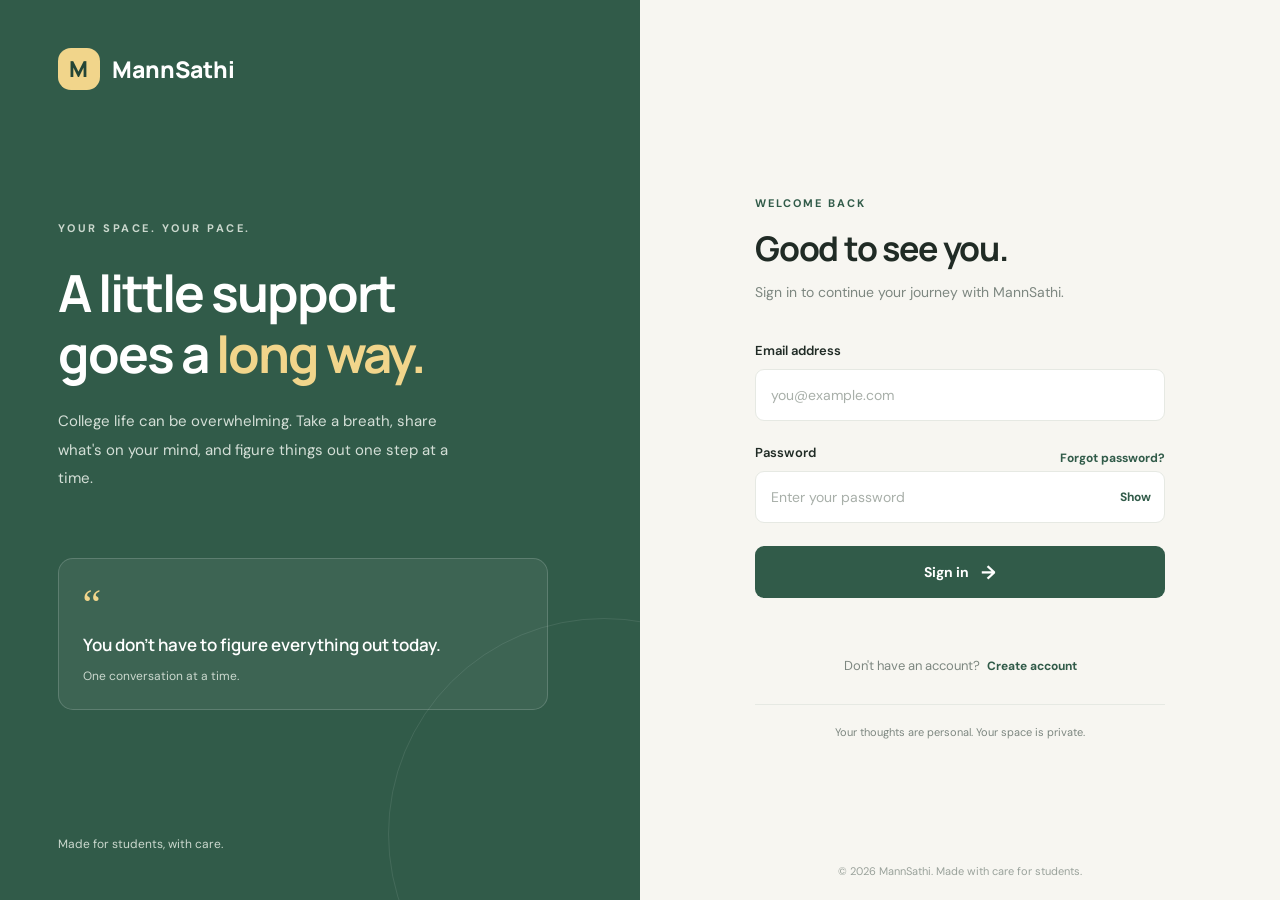
<file: MannSathi/index.html>
<!DOCTYPE html>
<html lang="en">
<head>
    <meta charset="UTF-8">
    <meta name="viewport" content="width=device-width, initial-scale=1.0">
    <meta name="theme-color" content="#f7f6f1">

    <title>Sign in | MannSathi</title>

    <link rel="preconnect" href="https://fonts.googleapis.com">
    <link rel="preconnect" href="https://fonts.gstatic.com" crossorigin>
    <link href="https://fonts.googleapis.com/css2?family=DM+Sans:wght@400;500;600;700&family=Manrope:wght@400;500;600;700;800&display=swap" rel="stylesheet">

    <link rel="stylesheet" href="css/login.css">
</head>

<body>

    <main class="auth-container">

        <!-- Left branding section -->
        <section class="brand-section">

            <a href="index.html" class="brand">
                <div class="brand-icon">M</div>
                <span>MannSathi</span>
            </a>

            <div class="brand-content">
                <span class="eyebrow">YOUR SPACE. YOUR PACE.</span>

                <h1>A little support<br>goes a <span>long way.</span></h1>

                <p>
                    College life can be overwhelming.
                    Take a breath, share what's on your mind,
                    and figure things out one step at a time.
                </p>

                <div class="quote-card">
                    <div class="quote-mark">“</div>
                    <p>You don't have to figure everything out today.</p>
                    <span>One conversation at a time.</span>
                </div>
            </div>

            <div class="brand-footer">
                Made for students, with care.
            </div>

        </section>


        <!-- Right login section -->
        <section class="form-section">

            <div class="mobile-brand">
                <div class="brand-icon">M</div>
                <span>MannSathi</span>
            </div>

            <div class="login-card">

                <div class="form-heading">
                    <span class="welcome-label">WELCOME BACK</span>
                    <h2>Good to see you.</h2>
                    <p>Sign in to continue your journey with MannSathi.</p>
                </div>


                <form id="login-form">

                    <div class="form-group">
                        <label for="email">Email address</label>

                        <input
                            type="email"
                            id="email"
                            placeholder="you@example.com"
                            autocomplete="email"
                            required
                        >
                    </div>


                    <div class="form-group">
                        <div class="password-label">
                            <label for="password">Password</label>

                            <a href="#" id="forgot-password">
                                Forgot password?
                            </a>
                        </div>

                        <div class="password-wrapper">
                            <input
                                type="password"
                                id="password"
                                placeholder="Enter your password"
                                autocomplete="current-password"
                                required
                            >

                            <button
                                type="button"
                                id="toggle-password"
                                class="toggle-password"
                                aria-label="Show password"
                            >
                                Show
                            </button>
                        </div>
                    </div>


                    <button type="submit" class="login-button">
                        Sign in
                        <span>→</span>
                    </button>

                    <p id="form-message" class="form-message" role="status"></p>

                </form>


                <div class="signup-link">
                    Don't have an account?
                    <a href="signup.html">Create account</a>
                </div>

                <div class="form-divider"></div>

                <p class="privacy-note">
                    Your thoughts are personal. Your space is private.
                </p>

            </div>

            <div class="form-footer">
                © 2026 MannSathi. Made with care for students.
            </div>

        </section>

    </main>

    <script src="js/login.js"></script>

</body>
</html>
</file>
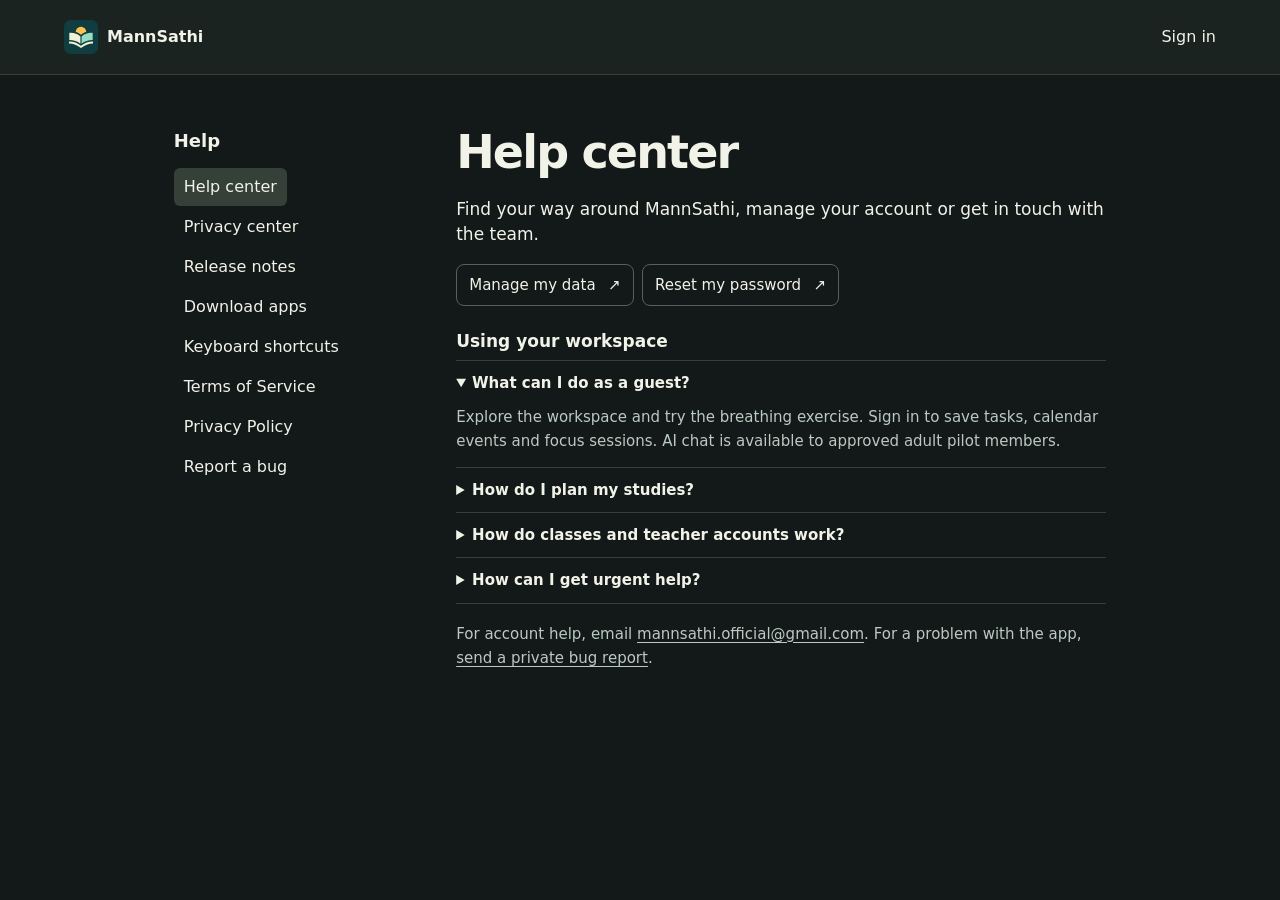
<file: help.html>
<!doctype html>
<html lang="en"><head>
  <meta charset="utf-8"><meta name="viewport" content="width=device-width, initial-scale=1"><meta name="theme-color" content="#103e40">
  <meta name="description" content="Account help, privacy choices, terms and private bug reports for MannSathi.">
  <title>Help center | MannSathi</title><link rel="icon" href="images/mannsathi-icon.svg"><script src="js/theme.js"></script><link rel="stylesheet" href="css/modules/help.css">
</head><body class="help-page">
<a class="skip-help" href="#help-main">Skip to help content</a>
<header class="help-top"><a href="index.html" class="help-brand"><img src="images/mannsathi-icon.svg" alt="" width="34" height="34">MannSathi</a><a href="index.html">Sign in</a></header>
<main class="help-layout" id="help-main"><nav class="help-index" aria-label="Help topics"><h1>Help</h1><a href="#help-center" data-help-topic="help-center">Help center</a><a href="#privacy-center" data-help-topic="privacy-center">Privacy center</a><a href="#release-notes" data-help-topic="release-notes">Release notes</a><a href="#download-apps" data-help-topic="download-apps">Download apps</a><a href="#keyboard-shortcuts" data-help-topic="keyboard-shortcuts">Keyboard shortcuts</a><a href="#terms" data-help-topic="terms">Terms of Service</a><a href="#privacy-policy" data-help-topic="privacy-policy">Privacy Policy</a><a href="#report-a-bug" data-help-topic="report-a-bug">Report a bug</a></nav>
<div class="help-body">      <section class="help-article" id="help-center" aria-labelledby="title-help-center"><h2 id="title-help-center" tabindex="-1">Help center</h2>
<p class="help-lead">Find your way around MannSathi, manage your account or get in touch with the team.</p>
<div class="help-quick"><a href="#privacy-center" data-help-topic="privacy-center">Manage my data <span aria-hidden="true">↗</span></a><a href="recover.html">Reset my password <span aria-hidden="true">↗</span></a></div>
<h3>Using your workspace</h3>
<details open><summary>What can I do as a guest?</summary><p>Explore the workspace and try the breathing exercise. Sign in to save tasks, calendar events and focus sessions. AI chat is available to approved adult pilot members.</p></details>
<details><summary>How do I plan my studies?</summary><p>Open Tasks to add work and due dates, Calendar to schedule events, and Focus Room to start a timed study session. The Dashboard shows the progress saved to your account.</p></details>
<details><summary>How do classes and teacher accounts work?</summary><p>Students can request class enrollment under Settings → Student details. Teachers review requests in Notifications. Teachers use the teacher sign-in page after their college provisions access.</p></details>
<details><summary>How can I get urgent help?</summary><p>For immediate danger in India, call <a href="tel:112">112</a>. Elsewhere, call your local emergency number. Contact a trusted person who can stay with you.</p></details>
<p>For account help, email <a href="mailto:mannsathi.official@gmail.com">mannsathi.official@gmail.com</a>. For a problem with the app, <a href="#report-a-bug" data-help-topic="report-a-bug">send a private bug report</a>.</p>
      </section>
      <section class="help-article" id="privacy-center" aria-labelledby="title-privacy-center"><h2 id="title-privacy-center" tabindex="-1">Privacy center</h2>
<p class="help-lead">Choose what you share, clear conversations from this device or contact the team about your account.</p>
<h3>Chat on this device</h3><p>New conversations last for the current page session. Older signed-in chats saved by a previous version can be opened or erased from Settings → Appearance. Clearing browser history here changes the local copy.</p>
<button type="button" class="help-secondary" data-chat-controls hidden>Open chat history controls</button>
<h3>Ask about your information</h3><p>Use this private form to request access, a correction or deletion. You can also write directly to <a href="mailto:mannsathi.official@gmail.com">mannsathi.official@gmail.com</a>. <a href="#privacy-policy" data-help-topic="privacy-policy">Read the Privacy Policy</a> for storage and retention details.</p><noscript><p>Email mannsathi.official@gmail.com to send your request with JavaScript turned off.</p></noscript><form class="help-form" method="post" action="/api/support" data-support-kind="privacy">
  <label for="privacy-email">Reply email</label><input id="privacy-email" type="email" name="email" autocomplete="email" maxlength="254" required>
  <label for="privacy-detail">What would you like us to do?</label><textarea id="privacy-detail" name="detail" required minlength="10" maxlength="2000" rows="4" aria-describedby="privacy-hint"></textarea>
  <p class="field-help" id="privacy-hint">For access, correction or deletion, describe the account information involved. We’ll verify ownership before acting. Leave out passwords, verification codes, chat transcripts and other students’ information.</p>
  <button type="submit" class="help-primary">Send privacy request</button>
  <p class="help-form-status" role="status" aria-live="polite"></p>
</form>
      </section>
      <section class="help-article" id="release-notes" aria-labelledby="title-release-notes"><h2 id="title-release-notes" tabindex="-1">Release notes</h2>
<p class="help-lead">Workspace launch update</p><p>27 November 2026</p>
<ul><li>Open Help from the account menu for private support, privacy controls and keyboard shortcuts.</li><li>Student and teacher accounts can choose a new password through an emailed recovery link.</li><li>Chat suggestions open a draft. New conversations stay in the current page session, and eligible members see which service processes their messages.</li><li>AI administration requires an authenticator verification step before opening reports.</li></ul>
      </section>
      <section class="help-article" id="download-apps" aria-labelledby="title-download-apps"><h2 id="title-download-apps" tabindex="-1">Download apps</h2>
<div class="download-notice"><h3>Coming soon</h3><p>For now, use MannSathi in your browser on your phone or computer.</p></div>
      </section>
      <section class="help-article" id="keyboard-shortcuts" aria-labelledby="title-keyboard-shortcuts"><h2 id="title-keyboard-shortcuts" tabindex="-1">Keyboard shortcuts</h2>
<p class="help-lead">Use Ctrl on Windows and Linux, or ⌘ on Mac.</p>
<dl class="help-keys"><div><dt>Show keyboard shortcuts</dt><dd><kbd>Ctrl / ⌘</kbd> <kbd>/</kbd></dd></div><div><dt>Start a new chat</dt><dd><kbd>Ctrl / ⌘</kbd> <kbd>K</kbd></dd></div><div><dt>Send a chat message</dt><dd><kbd>Enter</kbd></dd></div><div><dt>Add a line in a message</dt><dd><kbd>Shift</kbd> <kbd>Enter</kbd></dd></div><div><dt>Move through a menu</dt><dd><kbd>↑</kbd> <kbd>↓</kbd></dd></div><div><dt>Open or leave the Help submenu</dt><dd><kbd>→</kbd> <kbd>←</kbd></dd></div><div><dt>Close a menu or dialog</dt><dd><kbd>Esc</kbd></dd></div></dl>
      </section>
      <section class="help-article" id="terms" aria-labelledby="title-terms"><h2 id="title-terms" tabindex="-1">Terms of Service</h2>
<p class="help-lead">Terms for using the MannSathi study workspace</p><p>Effective 27 November 2026</p>
<h3>Using the service</h3><p>MannSathi provides study planning, class assignments, focus tools and an optional AI study companion. Use your own account, protect its credentials and respect the privacy of classmates. Teachers may manage only the classes assigned to them.</p>
<h3>AI chat eligibility</h3><p>AI chat is available only to approved participants aged 18 or older in the adult pilot. Check important answers, coursework and deadlines against reliable sources. Use qualified professionals for medical advice and local emergency services for immediate danger.</p>
<h3>Responsible use</h3><p>Share material you have permission to use. Keep passwords, confidential records and other people’s personal details out of prompts. Harassment, impersonation, unauthorized access and attempts to interfere with other users are prohibited. Access may be limited to protect people or service availability.</p>
<h3>Account questions and changes</h3><p>You can stop using MannSathi at any time and request account deletion through the <a href="#privacy-center" data-help-topic="privacy-center">Privacy center</a>. Updated terms will be published here with an effective date. Contact <a href="mailto:mannsathi.official@gmail.com">mannsathi.official@gmail.com</a> with questions.</p>
      </section>
      <section class="help-article" id="privacy-policy" aria-labelledby="title-privacy-policy"><h2 id="title-privacy-policy" tabindex="-1">Privacy Policy</h2>
<p class="help-lead">What MannSathi processes and who can see it</p><p>Effective 27 November 2026 · Contact <a href="mailto:mannsathi.official@gmail.com">mannsathi.official@gmail.com</a></p>
<h3>Accounts, classwork and roles</h3><p>Supabase processes sign-in, email verification and password recovery. MannSathi stores your name, account email and the study data you choose to save, including tasks, calendar events, subjects and focus sessions. When you request enrollment, teachers assigned to that class can see your name, roll number, email, class and division. Teachers can review progress on the work they assign.</p>
<h3>Messages and Gemini</h3><p>When an approved adult pilot member sends a message, MannSathi sends up to 12 recent messages to Google Gemini for token counting and, when allowed, reply generation. Google may receive the text even if the measured request exceeds an allowance. New chats stay in page memory. Previous versions may have saved older conversations on this device. Use Settings → Appearance to manage them.</p>
<p>The pilot requires the operator to confirm a paid Gemini API project. Google’s paid-service terms describe limited logging for safety and legal purposes. <a href="https://ai.google.dev/gemini-api/terms#data-use-paid">Google’s Gemini data terms</a></p>
<h3>Usage and access records</h3><p>AI administrators can see account-linked request times, model, token counts, outcomes and approved class details. The usage ledger has no columns for prompts or replies. The retention schedule covers 366 UTC calendar days of request and AI audit records, 30 days of quota observations and 24 calendar months of monthly totals and billing snapshots. Administrators operate the scheduled cleanup.</p>
<h3>Support and deletion</h3><p>The private support inbox stores the details you submit, your optional bug-report email or required privacy-request email, and a short-lived pseudonymous rate-limit identifier. Support requests are scheduled for removal after 90 days. Email sent directly to support also reaches the support mailbox. The team uses these details to respond and verify requests.</p><p>Ask for access, correction or deletion through the <a href="#privacy-center" data-help-topic="privacy-center">Privacy center</a> or email <a href="mailto:mannsathi.official@gmail.com">mannsathi.official@gmail.com</a>. Clearing a chat on your device affects its local copy. When handling a verified deletion request, the team reviews account data, usage records, exports and any applicable retention obligations.</p>
<h3>Service providers</h3><p>Vercel hosts MannSathi, Supabase provides account and database services, and Google processes eligible chat requests. Some pages load the DM Sans typeface from Google Fonts, which receives the network request for the font. Hosting and authentication providers may process network and security logs to operate the service.</p>
      </section>
      <section class="help-article" id="report-a-bug" aria-labelledby="title-report-a-bug"><h2 id="title-report-a-bug" tabindex="-1">Report a bug</h2>
<p class="help-lead">Send a private report to the MannSathi team.</p><noscript><p>Email mannsathi.official@gmail.com to send your request with JavaScript turned off.</p></noscript><form class="help-form" method="post" action="/api/support" data-support-kind="bug">
  <label for="bug-email">Reply email (optional)</label><input id="bug-email" type="email" name="email" autocomplete="email" maxlength="254">
  <label for="bug-detail">What happened?</label><textarea id="bug-detail" name="detail" required minlength="10" maxlength="2000" rows="4" aria-describedby="bug-hint"></textarea>
  <p class="field-help" id="bug-hint">Tell us which screen you used, what you expected and what you saw. Leave out passwords, verification codes, chat transcripts and other students’ information.</p>
  <button type="submit" class="help-primary">Send bug report</button>
  <p class="help-form-status" role="status" aria-live="polite"></p>
</form><p>Prefer email? Write to <a href="mailto:mannsathi.official@gmail.com">mannsathi.official@gmail.com</a>.</p>
      </section></div></main>
<script src="js/help.js"></script></body></html>
</file>
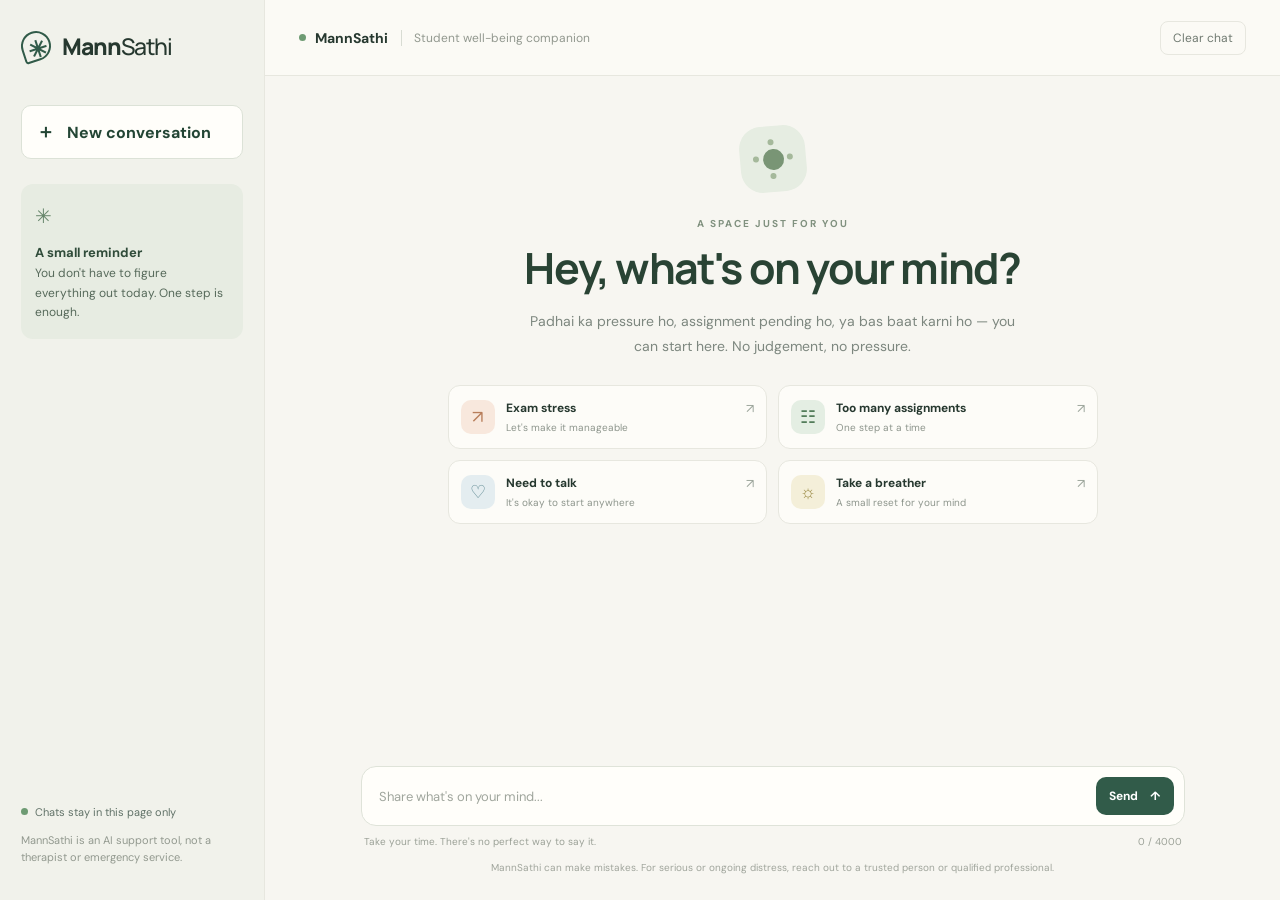
<file: MannSathi/app.html>
<!DOCTYPE html>
<html lang="en">
<head>
  <meta charset="UTF-8">
  <meta name="viewport" content="width=device-width, initial-scale=1.0">
  <meta name="theme-color" content="#f7f6f1">
  <meta name="description" content="MannSathi — a supportive AI companion for students.">
  <title>MannSathi — Your Student Well-being Companion</title>

  <link rel="preconnect" href="https://fonts.googleapis.com">
  <link rel="preconnect" href="https://fonts.gstatic.com" crossorigin>
  <link href="https://fonts.googleapis.com/css2?family=DM+Sans:wght@400;500;600;700&family=Manrope:wght@400;500;600;700;800&display=swap" rel="stylesheet">

  <link rel="stylesheet" href="css/style.css">
  <script src="js/app.js" defer></script>
</head>
<body>
  <div class="app-shell">

    <aside class="sidebar" id="sidebar">
      <a class="brand" href="/" aria-label="MannSathi home">
        <span class="brand-mark" aria-hidden="true">✳</span>
        <span>Mann<span class="brand-light">Sathi</span></span>
      </a>

      <button class="new-chat" id="new-chat" type="button">
        <span>＋</span> New conversation
      </button>

      <div class="sidebar-note">
        <span class="note-icon">✳</span>
        <p>
          <strong>A small reminder</strong><br>
          You don't have to figure everything out today.
          One step is enough.
        </p>
      </div>

      <div class="sidebar-bottom">
        <div class="privacy-line">
          <span class="status-dot"></span>
          Chats stay in this page only
        </div>
        <p class="sidebar-disclaimer">
          MannSathi is an AI support tool, not a therapist
          or emergency service.
        </p>
      </div>
    </aside>

    <main class="main-panel">

      <header class="topbar">
        <button class="mobile-menu" id="mobile-menu"
                type="button" aria-label="Open navigation">☰</button>

        <div class="topbar-title">
          <span class="online-dot"></span>
          MannSathi
          <span class="topbar-subtitle">
            Student well-being companion
          </span>
        </div>

        <button class="clear-button" id="clear-chat" type="button">
          Clear chat
        </button>
      </header>

      <section class="chat-area" id="chat-area" aria-live="polite">

        <div class="welcome" id="welcome">
          <div class="welcome-symbol" aria-hidden="true">
            <span class="sun-core"></span>
            <span class="sun-ray ray-1"></span>
            <span class="sun-ray ray-2"></span>
            <span class="sun-ray ray-3"></span>
            <span class="sun-ray ray-4"></span>
          </div>

          <p class="eyebrow">A SPACE JUST FOR YOU</p>

          <h1>Hey, what's on<br class="mobile-break"> your mind?</h1>

          <p class="welcome-copy">
            Padhai ka pressure ho, assignment pending ho,
            ya bas baat karni ho — you can start here.
            No judgement, no pressure.
          </p>

          <div class="prompt-grid">

            <button class="prompt-card" type="button"
              data-prompt="I'm feeling stressed about my upcoming exams. Can you help me figure out what to do first?">
              <span class="prompt-icon peach">↗</span>
              <span>
                <strong>Exam stress</strong>
                <small>Let's make it manageable</small>
              </span>
              <span class="card-arrow">↗</span>
            </button>

            <button class="prompt-card" type="button"
              data-prompt="I have too many assignments and I feel overwhelmed. Help me break them into smaller steps.">
              <span class="prompt-icon green">☷</span>
              <span>
                <strong>Too many assignments</strong>
                <small>One step at a time</small>
              </span>
              <span class="card-arrow">↗</span>
            </button>

            <button class="prompt-card" type="button"
              data-prompt="I'm not feeling great today, and I don't really know why. Can you listen and help me sort through it?">
              <span class="prompt-icon blue">♡</span>
              <span>
                <strong>Need to talk</strong>
                <small>It's okay to start anywhere</small>
              </span>
              <span class="card-arrow">↗</span>
            </button>

            <button class="prompt-card" type="button"
              data-prompt="Can you guide me through a short grounding exercise to help me feel calmer?">
              <span class="prompt-icon yellow">☼</span>
              <span>
                <strong>Take a breather</strong>
                <small>A small reset for your mind</small>
              </span>
              <span class="card-arrow">↗</span>
            </button>

          </div>
        </div>

        <div class="messages" id="messages"
             aria-label="Conversation messages"></div>
      </section>

      <div class="composer-wrap">
        <form class="composer" id="chat-form">
          <textarea
            id="message-input"
            rows="1"
            maxlength="4000"
            placeholder="Share what's on your mind..."
            aria-label="Your message"
          ></textarea>

          <button class="send-button" id="send-button" type="submit">
            <span>Send</span>
            <span aria-hidden="true">↑</span>
          </button>
        </form>

        <div class="composer-meta">
          <span>Take your time. There's no perfect way to say it.</span>
          <span id="char-count">0 / 4000</span>
        </div>

        <p class="footer-disclaimer">
          MannSathi can make mistakes. For serious or ongoing distress,
          reach out to a trusted person or qualified professional.
        </p>
      </div>

    </main>
  </div>

  <div class="toast" id="toast" role="status" aria-live="polite"></div>
</body>
</html>
</file>
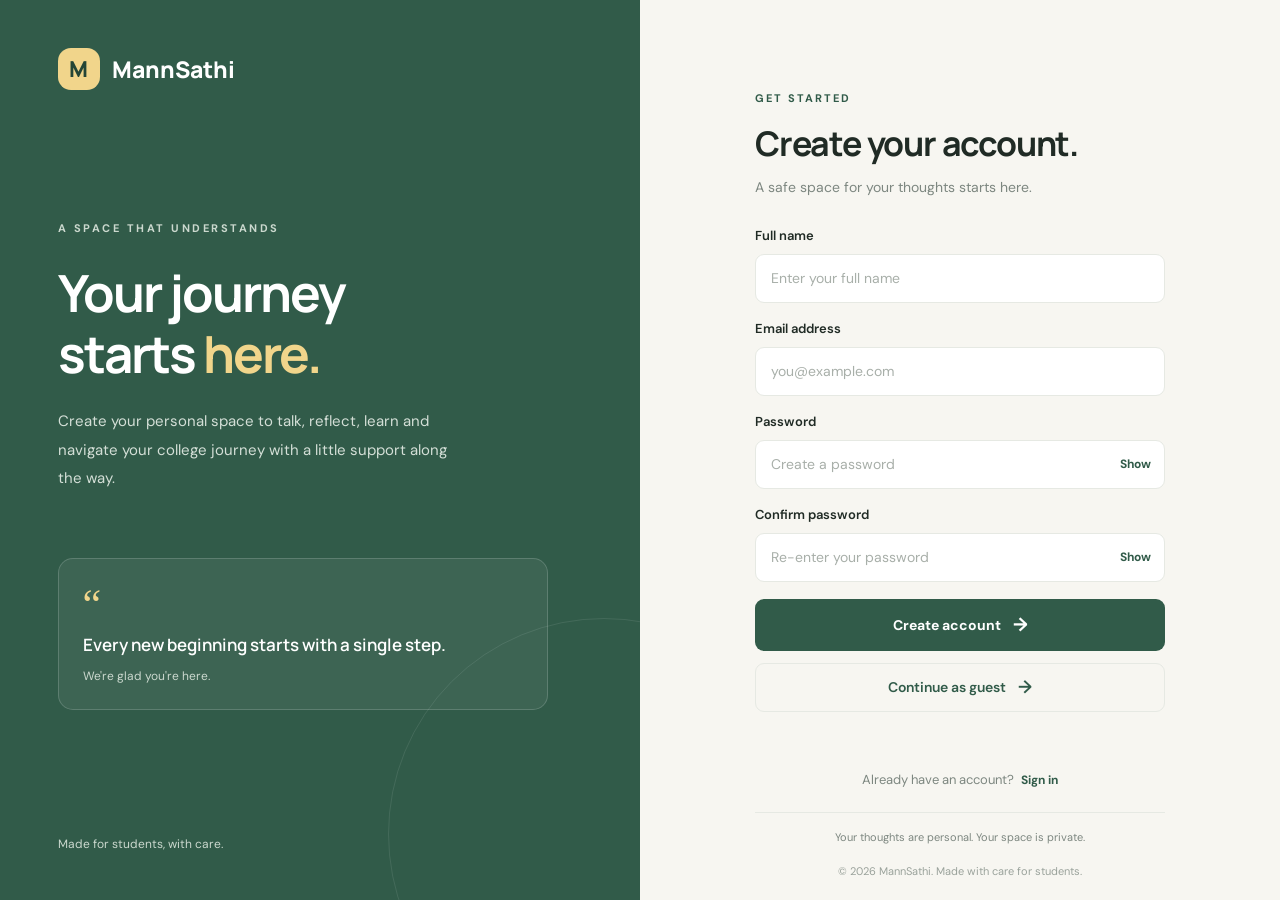
<file: MannSathi/signup.html>
<!DOCTYPE html>
<html lang="en">
<head>
    <meta charset="UTF-8">
    <meta name="viewport" content="width=device-width, initial-scale=1.0">
    <meta name="theme-color" content="#f7f6f1">

    <title>Create Account | MannSathi</title>

    <link rel="preconnect" href="https://fonts.googleapis.com">
    <link rel="preconnect" href="https://fonts.gstatic.com" crossorigin>
    <link href="https://fonts.googleapis.com/css2?family=DM+Sans:wght@400;500;600;700&family=Manrope:wght@400;500;600;700;800&display=swap" rel="stylesheet">

    <link rel="stylesheet" href="css/signup.css">
</head>

<body>

    <main class="auth-container">

        <!-- Left branding section -->
        <section class="brand-section">

            <a href="index.html" class="brand">
                <div class="brand-icon">M</div>
                <span>MannSathi</span>
            </a>

            <div class="brand-content">
                <span class="eyebrow">A SPACE THAT UNDERSTANDS</span>

                <h1>Your journey<br>starts <span>here.</span></h1>

                <p>
                    Create your personal space to talk, reflect,
                    learn and navigate your college journey
                    with a little support along the way.
                </p>

                <div class="quote-card">
                    <div class="quote-mark">“</div>
                    <p>Every new beginning starts with a single step.</p>
                    <span>We're glad you're here.</span>
                </div>
            </div>

            <div class="brand-footer">
                Made for students, with care.
            </div>

        </section>


        <!-- Right signup section -->
        <section class="form-section">

            <div class="mobile-brand">
                <div class="brand-icon">M</div>
                <span>MannSathi</span>
            </div>

            <div class="login-card signup-card">

                <div class="form-heading">
                    <span class="welcome-label">GET STARTED</span>
                    <h2>Create your account.</h2>
                    <p>A safe space for your thoughts starts here.</p>
                </div>


                <form id="signup-form">

                    <div class="form-group">
                        <label for="full-name">Full name</label>

                        <input
                            type="text"
                            id="full-name"
                            placeholder="Enter your full name"
                            autocomplete="name"
                            required
                        >
                    </div>


                    <div class="form-group">
                        <label for="email">Email address</label>

                        <input
                            type="email"
                            id="email"
                            placeholder="you@example.com"
                            autocomplete="email"
                            required
                        >
                    </div>


                    <div class="form-group">
                        <label for="password">Password</label>

                        <div class="password-wrapper">
                            <input
                                type="password"
                                id="password"
                                placeholder="Create a password"
                                autocomplete="new-password"
                                minlength="8"
                                required
                            >

                            <button
                                type="button"
                                class="toggle-password"
                                data-target="password"
                                aria-label="Show password"
                            >
                                Show
                            </button>
                        </div>
                    </div>


                    <div class="form-group">
                        <label for="confirm-password">Confirm password</label>

                        <div class="password-wrapper">
                            <input
                                type="password"
                                id="confirm-password"
                                placeholder="Re-enter your password"
                                autocomplete="new-password"
                                required
                            >

                            <button
                                type="button"
                                class="toggle-password"
                                data-target="confirm-password"
                                aria-label="Show password"
                            >
                                Show
                            </button>
                        </div>
                    </div>


                    <button type="submit" class="login-button">
    Create account
    <span>→</span>
</button>

<button type="button" class="guest-button" id="guest-login">
    Continue as guest
    <span>→</span>
</button>

                    <p id="form-message" class="form-message" role="status"></p>

                </form>


                <div class="signup-link">
                    Already have an account?
                    <a href="index.html">Sign in</a>
                </div>

                <div class="form-divider"></div>

                <p class="privacy-note">
                    Your thoughts are personal. Your space is private.
                </p>

            </div>

            <div class="form-footer">
                © 2026 MannSathi. Made with care for students.
            </div>

        </section>

    </main>

    <script src="js/signup.js"></script>

</body>
</html>
</file>
<file: MannSathi/css/login.css>
:root {
    --background: #f7f6f1;
    --surface: #ffffff;
    --green: #315b49;
    --green-dark: #244536;
    --green-light: #e9f0e9;
    --text: #202b25;
    --muted: #7d8780;
    --border: #e6e9e3;
}

* {
    margin: 0;
    padding: 0;
    box-sizing: border-box;
}

body {
    font-family: "DM Sans", sans-serif;
    background: var(--background);
    color: var(--text);
    min-height: 100vh;
}

.auth-container {
    min-height: 100vh;
    display: grid;
    grid-template-columns: 1fr 1fr;
}

/* LEFT BRAND SECTION */

.brand-section {
    background: var(--green);
    color: white;
    padding: 48px 9%;
    display: flex;
    flex-direction: column;
    justify-content: space-between;
    position: relative;
    overflow: hidden;
}

.brand-section::after {
    content: "";
    position: absolute;
    width: 430px;
    height: 430px;
    border: 1px solid rgba(255,255,255,0.09);
    border-radius: 50%;
    right: -180px;
    bottom: -150px;
}

.brand {
    display: flex;
    align-items: center;
    gap: 12px;
    color: white;
    text-decoration: none;
    font-family: "Manrope", sans-serif;
    font-size: 23px;
    font-weight: 800;
}

.brand-icon {
    width: 42px;
    height: 42px;
    border-radius: 13px;
    background: #f1d58b;
    color: var(--green-dark);
    display: grid;
    place-items: center;
    font-family: "Manrope", sans-serif;
    font-weight: 800;
    font-size: 22px;
}

.brand-content {
    max-width: 490px;
    margin: auto 0;
    padding: 65px 0;
}

.eyebrow {
    font-size: 11px;
    font-weight: 700;
    letter-spacing: 2.5px;
    color: #cbd8ce;
}

.brand-content h1 {
    font-family: "Manrope", sans-serif;
    font-size: clamp(38px, 4vw, 58px);
    line-height: 1.18;
    font-weight: 700;
    letter-spacing: -2px;
    margin-top: 25px;
}

.brand-content h1 span {
    color: #f1d58b;
}

.brand-content > p {
    color: #d4dfd7;
    font-size: 15px;
    line-height: 1.9;
    margin-top: 24px;
    max-width: 390px;
}

.quote-card {
    margin-top: 65px;
    padding: 24px;
    border: 1px solid rgba(255,255,255,0.17);
    background: rgba(255,255,255,0.06);
    border-radius: 15px;
    position: relative;
    z-index: 1;
}

.quote-mark {
    font-family: Georgia, serif;
    font-size: 42px;
    line-height: 1;
    color: #f1d58b;
}

.quote-card p {
    font-family: "Manrope", sans-serif;
    font-size: 17px;
    font-weight: 600;
    margin: 8px 0;
}

.quote-card span {
    font-size: 12px;
    color: #cbd8ce;
}

.brand-footer {
    font-size: 12px;
    color: #cbd8ce;
    position: relative;
    z-index: 1;
}


/* RIGHT FORM SECTION */

.form-section {
    display: flex;
    flex-direction: column;
    align-items: center;
    justify-content: center;
    padding: 55px 30px 25px;
    position: relative;
}

.login-card {
    width: 100%;
    max-width: 410px;
}

.form-heading {
    margin-bottom: 38px;
}

.welcome-label {
    font-size: 11px;
    letter-spacing: 2px;
    font-weight: 700;
    color: var(--green);
}

.form-heading h2 {
    font-family: "Manrope", sans-serif;
    font-size: 34px;
    letter-spacing: -1.2px;
    margin-top: 13px;
}

.form-heading p {
    color: var(--muted);
    font-size: 14px;
    margin-top: 10px;
    line-height: 1.7;
}

.form-group {
    margin-bottom: 23px;
}

.form-group label {
    display: block;
    font-size: 13px;
    font-weight: 600;
    margin-bottom: 10px;
}

.form-group input {
    width: 100%;
    height: 52px;
    padding: 0 15px;
    border: 1px solid var(--border);
    border-radius: 9px;
    background: var(--surface);
    font-family: inherit;
    font-size: 14px;
    outline: none;
    transition: 0.2s;
}

.form-group input::placeholder {
    color: #a8afa9;
}

.form-group input:focus {
    border-color: var(--green);
    box-shadow: 0 0 0 3px rgba(49,91,73,0.09);
}

.password-label {
    display: flex;
    align-items: center;
    justify-content: space-between;
}

.password-label a,
.signup-link a {
    color: var(--green);
    font-size: 12px;
    font-weight: 700;
    text-decoration: none;
}

.password-wrapper {
    position: relative;
}

.password-wrapper input {
    padding-right: 65px;
}

.toggle-password {
    position: absolute;
    right: 14px;
    top: 50%;
    transform: translateY(-50%);
    border: none;
    background: transparent;
    color: var(--green);
    font-family: inherit;
    font-size: 12px;
    font-weight: 700;
    cursor: pointer;
}

.login-button {
    width: 100%;
    height: 52px;
    border: none;
    border-radius: 9px;
    background: var(--green);
    color: white;
    font-family: inherit;
    font-size: 14px;
    font-weight: 700;
    cursor: pointer;
    display: flex;
    align-items: center;
    justify-content: center;
    gap: 12px;
    transition: 0.2s;
    margin-top: 8px;
}

.login-button:hover {
    background: var(--green-dark);
}

.login-button span {
    font-size: 19px;
}

.login-button:disabled {
    opacity: 0.7;
    cursor: not-allowed;
}

.form-message {
    min-height: 20px;
    font-size: 12px;
    margin-top: 12px;
    text-align: center;
    color: var(--green);
}

.form-message.error {
    color: #bd4444;
}

.signup-link {
    text-align: center;
    font-size: 13px;
    color: var(--muted);
    margin-top: 27px;
}

.signup-link a {
    margin-left: 4px;
}

.form-divider {
    height: 1px;
    background: var(--border);
    margin: 30px 0 20px;
}

.privacy-note {
    font-size: 11px;
    color: var(--muted);
    text-align: center;
}

.form-footer {
    position: absolute;
    bottom: 22px;
    color: #9aa29b;
    font-size: 11px;
}

.mobile-brand {
    display: none;
}


/* RESPONSIVE */

@media (max-width: 800px) {
    .auth-container {
        grid-template-columns: 1fr;
    }

    .brand-section {
        display: none;
    }

    .form-section {
        min-height: 100vh;
        padding: 35px 24px 65px;
    }

    .mobile-brand {
        display: flex;
        align-items: center;
        gap: 10px;
        font-family: "Manrope", sans-serif;
        font-size: 21px;
        font-weight: 800;
        color: var(--green);
        margin-bottom: 65px;
    }

    .mobile-brand .brand-icon {
        width: 38px;
        height: 38px;
    }

    .login-card {
        max-width: 430px;
    }

    .form-footer {
        bottom: 18px;
        text-align: center;
        width: 100%;
    }
}

@media (max-width: 400px) {
    .form-section {
        padding-left: 20px;
        padding-right: 20px;
    }

    .form-heading h2 {
        font-size: 29px;
    }

    .mobile-brand {
        margin-bottom: 50px;
    }
}
</file>
<file: css/modules/help.css>
.help-menu[hidden], .help-article[hidden], [data-chat-controls][hidden] {display:none}
.account-menu.help-menu {left:calc(100% + 7px); bottom:100%; width:244px; z-index:22; padding:6px; max-height:calc(100dvh - 88px)}
.help-menu a[role=menuitem] {gap:9px; white-space:nowrap}
.help-menu hr {border:0; border-top:1px solid var(--line-strong); margin:7px 8px}
.help-menu kbd, .help-chevron {margin-left:auto; color:var(--muted); font:inherit}
.help-chevron {font-size:20px}
.help-menu kbd {font-size:12px}
.help-menu .help-back {display:none}
#account-help[aria-expanded=true] {background:var(--surface-hover)}
.workspace .help-dialog {width:min(590px,calc(100vw - 28px)); max-height:85dvh; padding:26px; overflow:auto}
.workspace .help-dialog .dialog-top {align-items:flex-start; margin-bottom:17px}
.workspace .help-dialog .dialog-top h2 {margin:0; outline:none}
.workspace .help-dialog.download-dialog {background:#101010; color:#f6f5f1; border-color:#464646}
.download-dialog .dialog-top .icon-button {color:#fff; background:#262626}
.download-dialog .help-article p {color:#d4d4d4}
.download-notice {padding:17px 0}
.help-page #download-apps {background:#101010; color:#f6f5f1; padding:24px; border-radius:12px}
.help-page #download-apps p {color:#d4d4d4}
.help-article {font-size:15px; line-height:1.62; overflow-wrap:anywhere}
.help-article h3 {color:inherit; font-size:17px; line-height:1.35; margin:24px 0 7px}
.help-article p {margin:0 0 13px; color:var(--secondary)}
.help-article h3:first-child {margin-top:0}
.help-article .help-lead {color:inherit; font-size:17px; line-height:1.5}
.help-article a, .auth-legal a {color:inherit; text-decoration:underline; text-underline-offset:3px}
.help-article summary {cursor:pointer; font-weight:600; padding:10px 0}
.help-article details {border-top:1px solid var(--line)}
.help-article details:last-of-type {border-bottom:1px solid var(--line); margin-bottom:18px}
.help-article ul {padding-left:20px}
.help-article li {margin:7px 0}
.help-quick {display:flex; flex-wrap:wrap; gap:8px; margin:16px 0}
.help-quick a, .help-article .help-secondary {padding:8px 12px; border-radius:8px; border:1px solid var(--line-strong); text-decoration:none; color:inherit; background:transparent; font:inherit; cursor:pointer}
.help-quick span {margin-left:8px}
.help-form {display:grid; gap:8px; margin:17px 0}
.help-form label {font-weight:600; color:inherit}
.help-form input, .help-form textarea {margin:0; min-width:0; width:100%; padding:10px 12px; border:1px solid var(--line-strong); border-radius:8px; background:var(--input); color:inherit; font:inherit}
.help-form textarea {resize:vertical; min-height:84px}
.help-form .field-help {font-size:13px}
.help-form .help-primary {justify-self:start; border:0; border-radius:8px; padding:10px 15px; color:var(--accent-ink); background:var(--accent); font:inherit; font-weight:600; cursor:pointer}
.help-form .help-primary:disabled {opacity:.65}
.help-form .help-form-status {margin:0}
.help-keys {margin:10px 0}
.help-keys div {display:flex; align-items:center; justify-content:space-between; gap:12px; padding:10px 0; border-top:1px solid var(--line)}
.help-keys dd {display:flex; flex-shrink:0; gap:4px; margin:0}
.help-keys kbd {padding:2px 6px; border:1px solid var(--line-strong); border-radius:5px; font:13px/1.5 system-ui,sans-serif}
.auth-legal {font-size:12px; line-height:1.6; color:var(--muted); margin:14px 0 0}
.auth-legal a + a {margin-left:10px}
.help-page {--page:#f6f5ef; --panel:#fffefa; --input:#fff; --ink:#20332e; --secondary:#425a51; --line:#d6ded7; --line-strong:#adbeb2; --accent:#146a5d; --accent-ink:#fff; margin:0; color:var(--ink); background:var(--page); font:16px/1.5 "DM Sans",system-ui,sans-serif}
[data-theme=dark] .help-page {--page:#131918; --panel:#1b2320; --input:#141b18; --ink:#f1f2e8; --secondary:#bac9c1; --line:#354039; --line-strong:#52635a; --accent:#a0d6bb; --accent-ink:#11251b}
.help-page * {box-sizing:border-box}
.help-top {display:flex; justify-content:space-between; align-items:center; margin:auto; padding:20px clamp(20px,5vw,84px); border-bottom:1px solid var(--line); background:var(--panel)}
.help-top a,.help-index a {color:inherit; text-decoration:none}
.help-brand {display:inline-flex; align-items:center; gap:9px; font-weight:700}
.help-layout {display:grid; grid-template-columns:180px minmax(0,650px); gap:clamp(32px,8vw,115px); justify-content:center; padding:52px 24px 80px}
.help-index {display:flex; flex-direction:column; align-items:flex-start; gap:2px}
.help-index h1 {font-size:18px; margin:0 0 12px}
.help-index a {padding:7px 10px; border-radius:6px}
.help-index a[aria-current=page],.help-index a:hover {background:var(--line); color:var(--ink)}
.help-body h2 {font-size:clamp(31px,4vw,46px); letter-spacing:-.04em; line-height:1.12; margin:0 0 18px}
.help-page :focus-visible {outline:2px solid var(--accent); outline-offset:3px}
.skip-help {position:absolute; left:-100vw}
.skip-help:focus {left:12px; top:6px; color:var(--ink); background:var(--panel)}
@media (min-width:761px) {.sidebar-collapsed .account-menu.help-menu {left:231px}}
@media (max-width:760px) {
  .account-menu.help-menu {left:0; width:100%; max-height:calc(100dvh - 92px)}
  .account-menu.help-menu .help-back {display:flex; font-weight:600; border-bottom:1px solid var(--line)}
  .sidebar-account:has(.help-menu:not([hidden])) > #account-menu {visibility:hidden}
  .help-layout {display:block; padding:22px 20px 55px}
  .help-index {flex-direction:row; overflow-x:auto; align-items:center; margin-bottom:25px; padding:3px}
  .help-index h1 {position:absolute; clip-path:inset(50%)}
  .help-index a {white-space:nowrap; flex-shrink:0}
  .help-form input,.help-form textarea {font-size:16px}
}
</file>
<file: MannSathi/css/style.css>
:root {
  --bg: #f7f6f1;
  --surface: #fffefa;
  --green: #315b49;
  --green-dark: #234534;
  --green-soft: #e8efe7;
  --text: #26382f;
  --muted: #7d877f;
  --border: #e7e7df;
}

* {
  box-sizing: border-box;
}

body {
  margin: 0;
  background: var(--bg);
  color: var(--text);
  font-family: "DM Sans", sans-serif;
}

button,
textarea {
  font: inherit;
}

button {
  cursor: pointer;
}

.app-shell {
  min-height: 100vh;
  display: grid;
  grid-template-columns: 265px minmax(0, 1fr);
  max-width: 1600px;
  margin: 0 auto;
}

/* Sidebar */

.sidebar {
  min-height: 100vh;
  border-right: 1px solid var(--border);
  background: #f1f2eb;
  padding: 30px 21px 22px;
  display: flex;
  flex-direction: column;
}

.brand {
  display: flex;
  align-items: center;
  gap: 11px;
  color: var(--text);
  text-decoration: none;
  font: 800 23px "Manrope", sans-serif;
  letter-spacing: -1px;
}

.brand-light {
  font-weight: 500;
}

.brand-mark {
  width: 30px;
  height: 30px;
  display: grid;
  place-items: center;
  border: 2px solid var(--green);
  border-radius: 50% 50% 50% 10%;
  color: var(--green);
  transform: rotate(-18deg);
}

.new-chat {
  margin-top: 43px;
  border: 1px solid #dce2d7;
  background: var(--surface);
  border-radius: 10px;
  padding: 13px 14px;
  color: var(--green-dark);
  text-align: left;
  font-weight: 700;
}

.new-chat span {
  font-size: 19px;
  margin-right: 8px;
}

.sidebar-note {
  margin-top: 25px;
  padding: 16px 14px;
  background: #e7ece2;
  border-radius: 12px;
  color: #56695a;
  font-size: 12px;
  line-height: 1.65;
}

.sidebar-note p {
  margin: 9px 0 0;
}

.sidebar-note strong {
  color: #304c3a;
  font-size: 13px;
}

.note-icon {
  color: #66856a;
  font-size: 20px;
}

.sidebar-bottom {
  margin-top: auto;
}

.privacy-line {
  color: #617268;
  font-size: 11px;
  display: flex;
  align-items: center;
  gap: 7px;
}

.status-dot,
.online-dot {
  width: 7px;
  height: 7px;
  display: inline-block;
  border-radius: 50%;
  background: #6e9b73;
}

.sidebar-disclaimer {
  color: #92998f;
  font-size: 11px;
  line-height: 1.6;
  margin-top: 13px;
}

/* Top navigation */

.main-panel {
  min-width: 0;
  min-height: 100vh;
  display: flex;
  flex-direction: column;
}

.topbar {
  height: 76px;
  padding: 0 34px;
  border-bottom: 1px solid var(--border);
  display: flex;
  align-items: center;
  justify-content: space-between;
  background: rgba(255, 254, 250, 0.55);
}

.topbar-title {
  display: flex;
  align-items: center;
  gap: 9px;
  font-weight: 700;
  font-size: 14px;
}

.topbar-subtitle {
  color: #92988f;
  font-size: 12px;
  font-weight: 400;
  border-left: 1px solid #d8dcd3;
  margin-left: 4px;
  padding-left: 12px;
}

.clear-button {
  background: transparent;
  border: 1px solid var(--border);
  color: #707a71;
  border-radius: 8px;
  padding: 8px 12px;
  font-size: 12px;
}

.clear-button:hover {
  background: white;
  color: var(--text);
}

.mobile-menu {
  display: none;
  border: 0;
  background: transparent;
  color: var(--green);
  font-size: 20px;
}

/* Welcome screen */

.chat-area {
  flex: 1;
  width: 100%;
  max-width: 900px;
  margin: 0 auto;
  padding: 40px 38px 20px;
}

.welcome {
  max-width: 650px;
  margin: 10px auto 0;
  text-align: center;
}

.welcome-symbol {
  width: 66px;
  height: 66px;
  border-radius: 22px;
  background: #e6ede2;
  margin: 0 auto 25px;
  position: relative;
  display: grid;
  place-items: center;
  transform: rotate(-5deg);
}

.sun-core {
  height: 21px;
  width: 21px;
  border-radius: 50%;
  background: #799575;
}

.sun-ray {
  position: absolute;
  height: 6px;
  width: 6px;
  border-radius: 50%;
  background: #a5b99b;
}

.ray-1 { top: 13px; left: 29px; }
.ray-2 { bottom: 13px; left: 29px; }
.ray-3 { left: 13px; top: 29px; }
.ray-4 { right: 13px; top: 29px; }

.eyebrow {
  color: #80917f;
  font-size: 10px;
  font-weight: 700;
  letter-spacing: 2px;
  margin-bottom: 13px;
}

h1 {
  font: 700 clamp(31px, 4vw, 43px)/1.15 "Manrope", sans-serif;
  letter-spacing: -1.8px;
  margin: 0;
  color: #294334;
}

.welcome-copy {
  max-width: 490px;
  margin: 17px auto 27px;
  color: var(--muted);
  line-height: 1.75;
  font-size: 14px;
}

.mobile-break {
  display: none;
}

/* Suggested prompts */

.prompt-grid {
  display: grid;
  grid-template-columns: 1fr 1fr;
  gap: 11px;
  text-align: left;
}

.prompt-card {
  min-width: 0;
  display: flex;
  align-items: center;
  gap: 11px;
  border: 1px solid var(--border);
  background: rgba(255, 254, 250, 0.82);
  border-radius: 12px;
  padding: 14px 12px;
  color: var(--text);
  text-align: left;
  transition: border-color 0.15s, transform 0.15s,
    box-shadow 0.15s;
}

.prompt-card:hover {
  border-color: #bdcdbb;
  transform: translateY(-2px);
  box-shadow: 0 12px 35px rgba(41, 58, 47, 0.06);
}

.prompt-icon {
  width: 34px;
  height: 34px;
  flex: 0 0 34px;
  border-radius: 10px;
  display: grid;
  place-items: center;
  font-size: 18px;
}

.peach { background: #f8e8dd; color: #b87e5b; }
.green { background: #e4eee3; color: #527c59; }
.blue { background: #e4edf0; color: #5c8790; }
.yellow { background: #f4efd9; color: #9b8b45; }

.prompt-card strong,
.prompt-card small {
  display: block;
}

.prompt-card strong {
  font-size: 12px;
  margin-bottom: 5px;
}

.prompt-card small {
  color: #8d958c;
  font-size: 10px;
  line-height: 1.3;
}

.card-arrow {
  margin-left: auto;
  align-self: flex-start;
  color: #9ca59b;
  font-size: 13px;
}

/* Chat messages */

.messages {
  display: flex;
  flex-direction: column;
  gap: 20px;
  padding: 10px 0 25px;
}

.message {
  display: flex;
  align-items: flex-start;
  gap: 10px;
  max-width: 90%;
}

.message.user {
  align-self: flex-end;
  flex-direction: row-reverse;
}

.avatar {
  flex: 0 0 30px;
  width: 30px;
  height: 30px;
  display: grid;
  place-items: center;
  border-radius: 10px;
  background: #e4ece0;
  color: var(--green);
  font-size: 12px;
  font-weight: 700;
}

.user .avatar {
  background: #e8e8e1;
  color: #687269;
}

.message-body {
  padding: 12px 15px;
  border: 1px solid var(--border);
  background: var(--surface);
  border-radius: 4px 14px 14px 14px;
  color: #48574d;
  line-height: 1.75;
  font-size: 14px;
  white-space: pre-wrap;
  overflow-wrap: anywhere;
}

.user .message-body {
  background: #e7eee4;
  border-color: #e0e8dc;
  border-radius: 14px 4px 14px 14px;
  color: #304b3b;
}

/* Message input */

.composer-wrap {
  width: 100%;
  max-width: 900px;
  margin: 0 auto;
  padding: 10px 38px 24px;
}

.composer {
  display: flex;
  align-items: flex-end;
  gap: 10px;
  background: var(--surface);
  border: 1px solid #dfe3d9;
  border-radius: 15px;
  padding: 10px 10px 10px 17px;
}

.composer:focus-within {
  border-color: #a9bea8;
  box-shadow: 0 0 0 3px #a9bea81c;
}

textarea {
  flex: 1;
  min-width: 0;
  max-height: 160px;
  resize: none;
  border: 0;
  outline: 0;
  background: transparent;
  padding: 9px 0;
  color: var(--text);
  font-size: 13px;
  line-height: 1.5;
}

textarea::placeholder {
  color: #a0a69d;
}

.send-button {
  border: 0;
  border-radius: 10px;
  background: var(--green);
  color: white;
  padding: 11px 13px;
  display: flex;
  align-items: center;
  gap: 12px;
  font-size: 12px;
  font-weight: 700;
}

.send-button:hover {
  background: var(--green-dark);
}

.send-button:disabled {
  opacity: 0.55;
  cursor: wait;
}

.composer-meta {
  display: flex;
  justify-content: space-between;
  gap: 12px;
  color: #9ba197;
  font-size: 10px;
  margin: 9px 3px 0;
}

.footer-disclaimer {
  text-align: center;
  color: #a0a59c;
  font-size: 10px;
  line-height: 1.6;
  margin: 12px 0 0;
}

/* Small notifications */

.toast {
  position: fixed;
  bottom: 22px;
  left: 50%;
  transform: translate(-50%, 12px);
  background: #26382f;
  color: white;
  padding: 11px 16px;
  border-radius: 10px;
  font-size: 12px;
  opacity: 0;
  pointer-events: none;
  transition: 0.2s;
  z-index: 10;
}

.toast.show {
  opacity: 1;
  transform: translate(-50%, 0);
}

/* Mobile responsive layout */

@media (max-width: 800px) {
  .app-shell {
    grid-template-columns: 1fr;
  }

  .sidebar {
    position: fixed;
    z-index: 5;
    inset: 0 auto 0 0;
    width: 270px;
    min-height: 100dvh;
    transform: translateX(-102%);
    transition: transform 0.2s;
    box-shadow: 15px 0 35px #172b1d15;
  }

  .sidebar.open {
    transform: translateX(0);
  }

  .mobile-menu {
    display: inline-block;
  }

  .topbar {
    height: 64px;
    padding: 0 17px;
    gap: 12px;
  }

  .topbar-title {
    flex: 1;
    font-size: 13px;
  }

  .topbar-subtitle {
    display: none;
  }

  .chat-area {
    padding: 30px 18px 15px;
  }

  .welcome {
    margin-top: 7px;
  }

  .welcome-symbol {
    margin-bottom: 20px;
  }

  .welcome-copy {
    font-size: 13px;
    margin: 14px auto 23px;
  }

  .composer-wrap {
    padding: 10px 15px 18px;
  }

  .prompt-grid {
    gap: 8px;
  }

  .prompt-card {
    padding: 11px 9px;
    gap: 8px;
  }

  .prompt-icon {
    width: 29px;
    height: 29px;
    flex-basis: 29px;
  }

  .prompt-card strong {
    font-size: 11px;
  }

  .prompt-card small {
    font-size: 9px;
  }

  .message {
    max-width: 96%;
  }

  .message-body {
    font-size: 13px;
  }
}

@media (max-width: 390px) {
  .prompt-grid {
    grid-template-columns: 1fr;
  }

  .prompt-card {
    padding: 12px;
  }

  .prompt-card strong {
    font-size: 12px;
  }

  .prompt-card small {
    font-size: 10px;
  }

  .clear-button {
    padding: 7px 9px;
  }
}

.typing {
  display: flex;
  gap: 4px;
  padding: 5px 0;
}

.typing span {
  width: 6px;
  height: 6px;
  background: #8ca38a;
  border-radius: 50%;
  animation: typing-bounce 0.6s infinite alternate;
}

.typing span:nth-child(2) {
  animation-delay: 0.15s;
}

.typing span:nth-child(3) {
  animation-delay: 0.3s;
}

@keyframes typing-bounce {
  to {
    transform: translateY(-4px);
    opacity: 0.45;
  }
}

[hidden] {
  display: none !important;
}
</file>
<file: MannSathi/css/signup.css>
/* SIGNUP PAGE */

.signup-card {
    max-width: 430px;
}

.signup-card .form-heading {
    margin-bottom: 27px;
}

.signup-card .form-group {
    margin-bottom: 17px;
}

.signup-card .form-group input {
    height: 49px;
}

.signup-card .login-button {
    margin-top: 10px;
}

.signup-card .form-divider {
    margin: 24px 0 17px;
}

@media (max-width: 800px) {
    .signup-card .form-heading {
        margin-bottom: 25px;
    }

    .signup-card .form-group {
        margin-bottom: 16px;
    }

    .signup-card .form-group input {
        height: 48px;
    }

    .signup-card .form-divider {
        margin: 20px 0 15px;
    }
}

:root {
    --background: #f7f6f1;
    --surface: #ffffff;
    --green: #315b49;
    --green-dark: #244536;
    --green-light: #e9f0e9;
    --text: #202b25;
    --muted: #7d8780;
    --border: #e6e9e3;
}

* {
    margin: 0;
    padding: 0;
    box-sizing: border-box;
}

body {
    font-family: "DM Sans", sans-serif;
    background: var(--background);
    color: var(--text);
    min-height: 100vh;
}

.auth-container {
    min-height: 100vh;
    display: grid;
    grid-template-columns: 1fr 1fr;
}

/* LEFT BRAND SECTION */

.brand-section {
    background: var(--green);
    color: white;
    padding: 48px 9%;
    display: flex;
    flex-direction: column;
    justify-content: space-between;
    position: relative;
    overflow: hidden;
}

.brand-section::after {
    content: "";
    position: absolute;
    width: 430px;
    height: 430px;
    border: 1px solid rgba(255,255,255,0.09);
    border-radius: 50%;
    right: -180px;
    bottom: -150px;
}

.brand {
    display: flex;
    align-items: center;
    gap: 12px;
    color: white;
    text-decoration: none;
    font-family: "Manrope", sans-serif;
    font-size: 23px;
    font-weight: 800;
}

.brand-icon {
    width: 42px;
    height: 42px;
    border-radius: 13px;
    background: #f1d58b;
    color: var(--green-dark);
    display: grid;
    place-items: center;
    font-family: "Manrope", sans-serif;
    font-weight: 800;
    font-size: 22px;
}

.brand-content {
    max-width: 490px;
    margin: auto 0;
    padding: 65px 0;
}

.eyebrow {
    font-size: 11px;
    font-weight: 700;
    letter-spacing: 2.5px;
    color: #cbd8ce;
}

.brand-content h1 {
    font-family: "Manrope", sans-serif;
    font-size: clamp(38px, 4vw, 58px);
    line-height: 1.18;
    font-weight: 700;
    letter-spacing: -2px;
    margin-top: 25px;
}

.brand-content h1 span {
    color: #f1d58b;
}

.brand-content > p {
    color: #d4dfd7;
    font-size: 15px;
    line-height: 1.9;
    margin-top: 24px;
    max-width: 390px;
}

.quote-card {
    margin-top: 65px;
    padding: 24px;
    border: 1px solid rgba(255,255,255,0.17);
    background: rgba(255,255,255,0.06);
    border-radius: 15px;
    position: relative;
    z-index: 1;
}

.quote-mark {
    font-family: Georgia, serif;
    font-size: 42px;
    line-height: 1;
    color: #f1d58b;
}

.quote-card p {
    font-family: "Manrope", sans-serif;
    font-size: 17px;
    font-weight: 600;
    margin: 8px 0;
}

.quote-card span {
    font-size: 12px;
    color: #cbd8ce;
}

.brand-footer {
    font-size: 12px;
    color: #cbd8ce;
    position: relative;
    z-index: 1;
}


/* RIGHT FORM SECTION */

.form-section {
    display: flex;
    flex-direction: column;
    align-items: center;
    justify-content: center;
    padding: 55px 30px 25px;
    position: relative;
}

.login-card {
    width: 100%;
    max-width: 410px;
}

.form-heading {
    margin-bottom: 38px;
}

.welcome-label {
    font-size: 11px;
    letter-spacing: 2px;
    font-weight: 700;
    color: var(--green);
}

.form-heading h2 {
    font-family: "Manrope", sans-serif;
    font-size: 34px;
    letter-spacing: -1.2px;
    margin-top: 13px;
}

.form-heading p {
    color: var(--muted);
    font-size: 14px;
    margin-top: 10px;
    line-height: 1.7;
}

.form-group {
    margin-bottom: 23px;
}

.form-group label {
    display: block;
    font-size: 13px;
    font-weight: 600;
    margin-bottom: 10px;
}

.form-group input {
    width: 100%;
    height: 52px;
    padding: 0 15px;
    border: 1px solid var(--border);
    border-radius: 9px;
    background: var(--surface);
    font-family: inherit;
    font-size: 14px;
    outline: none;
    transition: 0.2s;
}

.form-group input::placeholder {
    color: #a8afa9;
}

.form-group input:focus {
    border-color: var(--green);
    box-shadow: 0 0 0 3px rgba(49,91,73,0.09);
}

.password-label {
    display: flex;
    align-items: center;
    justify-content: space-between;
}

.password-label a,
.signup-link a {
    color: var(--green);
    font-size: 12px;
    font-weight: 700;
    text-decoration: none;
}

.password-wrapper {
    position: relative;
}

.password-wrapper input {
    padding-right: 65px;
}

.toggle-password {
    position: absolute;
    right: 14px;
    top: 50%;
    transform: translateY(-50%);
    border: none;
    background: transparent;
    color: var(--green);
    font-family: inherit;
    font-size: 12px;
    font-weight: 700;
    cursor: pointer;
}

.login-button {
    width: 100%;
    height: 52px;
    border: none;
    border-radius: 9px;
    background: var(--green);
    color: white;
    font-family: inherit;
    font-size: 14px;
    font-weight: 700;
    cursor: pointer;
    display: flex;
    align-items: center;
    justify-content: center;
    gap: 12px;
    transition: 0.2s;
    margin-top: 8px;
}

.login-button:hover {
    background: var(--green-dark);
}

.login-button span {
    font-size: 19px;
}

.login-button:disabled {
    opacity: 0.7;
    cursor: not-allowed;
}

.form-message {
    min-height: 20px;
    font-size: 12px;
    margin-top: 12px;
    text-align: center;
    color: var(--green);
}

.form-message.error {
    color: #bd4444;
}

.signup-link {
    text-align: center;
    font-size: 13px;
    color: var(--muted);
    margin-top: 27px;
}

.signup-link a {
    margin-left: 4px;
}

.form-divider {
    height: 1px;
    background: var(--border);
    margin: 30px 0 20px;
}

.privacy-note {
    font-size: 11px;
    color: var(--muted);
    text-align: center;
}

.form-footer {
    position: absolute;
    bottom: 22px;
    color: #9aa29b;
    font-size: 11px;
}

.mobile-brand {
    display: none;
}


/* RESPONSIVE */

@media (max-width: 800px) {
    .auth-container {
        grid-template-columns: 1fr;
    }

    .brand-section {
        display: none;
    }

    .form-section {
        min-height: 100vh;
        padding: 35px 24px 65px;
    }

    .mobile-brand {
        display: flex;
        align-items: center;
        gap: 10px;
        font-family: "Manrope", sans-serif;
        font-size: 21px;
        font-weight: 800;
        color: var(--green);
        margin-bottom: 65px;
    }

    .mobile-brand .brand-icon {
        width: 38px;
        height: 38px;
    }

    .login-card {
        max-width: 430px;
    }

    .form-footer {
        bottom: 18px;
        text-align: center;
        width: 100%;
    }
}

@media (max-width: 400px) {
    .form-section {
        padding-left: 20px;
        padding-right: 20px;
    }

    .form-heading h2 {
        font-size: 29px;
    }

    .mobile-brand {
        margin-bottom: 50px;
    }
}
/* Guest login button */

.guest-button {
    width: 100%;
    height: 49px;
    margin-top: 12px;
    border: 1px solid var(--border);
    border-radius: 9px;
    background: transparent;
    color: var(--green);
    font-family: inherit;
    font-size: 14px;
    font-weight: 600;
    cursor: pointer;
    display: flex;
    align-items: center;
    justify-content: center;
    gap: 12px;
    transition: 0.2s;
}

.guest-button:hover {
    background: var(--green-light);
    border-color: var(--green);
}

.guest-button span {
    font-size: 18px;
}
</file>
